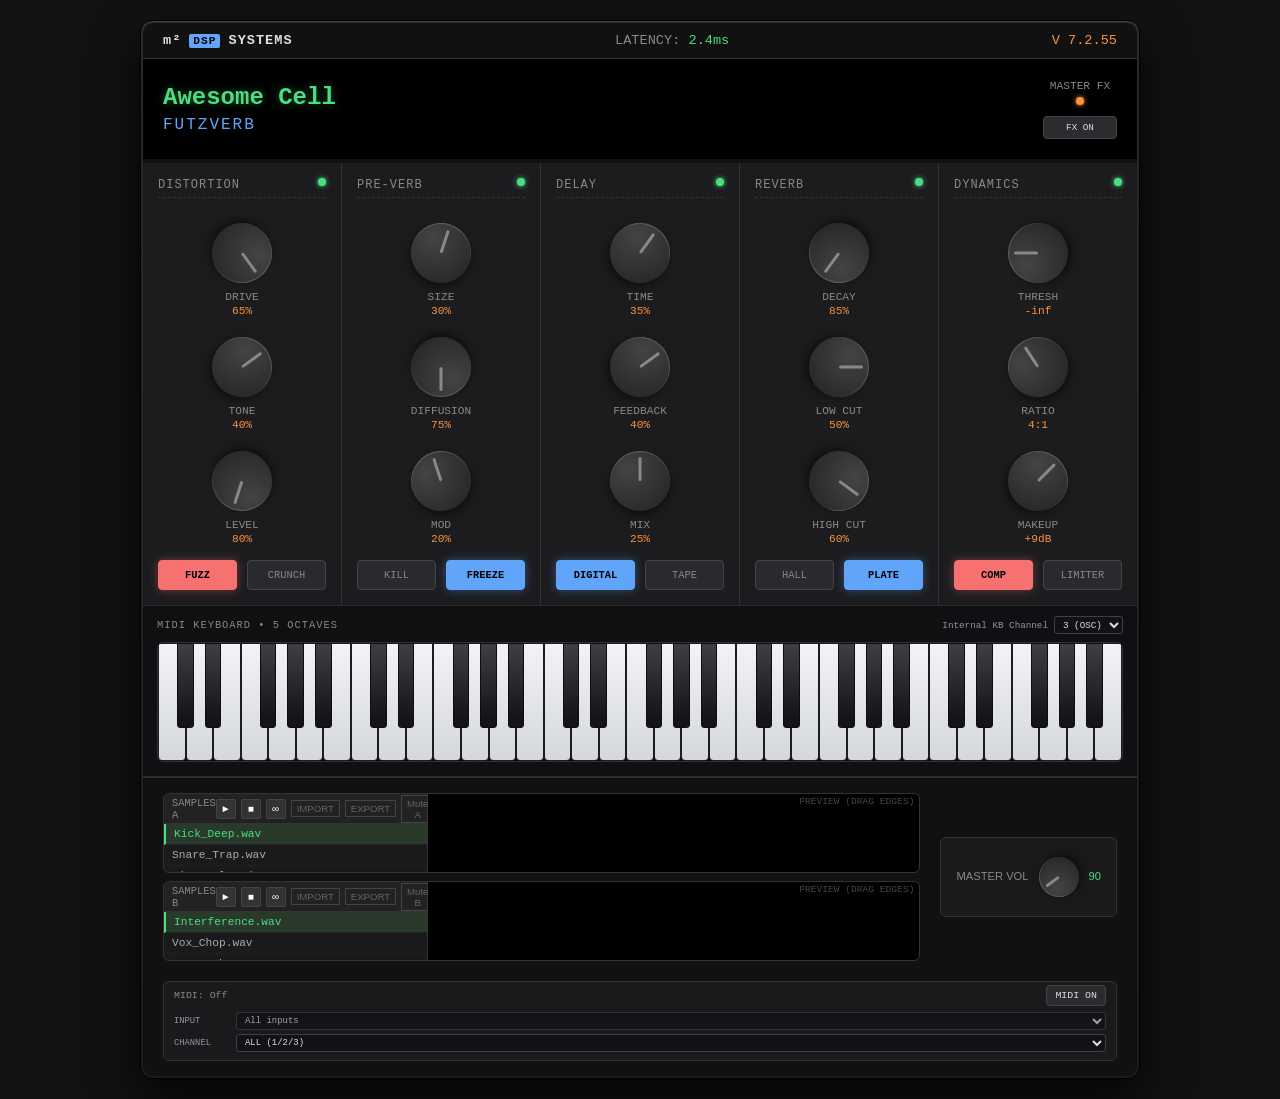
<file: futzverb_wired_loop (1).html>
<!DOCTYPE html>
<html lang="en">
<head>
    <meta charset="UTF-8">
    <meta name="viewport" content="width=device-width, initial-scale=1.0">
    <title>m²DSP Audio Effects Interface</title>
        <link rel="stylesheet" href="styles.css">

</head>
<body>

    <div class="device-container">
        <header class="header">
            <div class="brand">
                m²<span>DSP</span> SYSTEMS
            </div>
            <div class="status">
                LATENCY: <span style="color:var(--accent-green)">2.4ms</span>
            </div>
            <div class="version">
                V 7.2.55
            </div>
        </header>

        <section class="display-area">
            <div class="screen-content">
                <h2 class="screen-title">Awesome Cell</h2>
                <p class="screen-subtitle">FUTZVERB</p>
            </div>
            
            <div class="waveform" id="waveform">
                <div class="bar" style="animation-delay: 0.1s"></div>
                <div class="bar" style="animation-delay: 0.3s"></div>
                <div class="bar" style="animation-delay: 0.5s"></div>
                <div class="bar" style="animation-delay: 0.2s"></div>
                <div class="bar" style="animation-delay: 0.6s"></div>
                <div class="bar" style="animation-delay: 0.4s"></div>
                <div class="bar" style="animation-delay: 0.1s"></div>
                <div class="bar" style="animation-delay: 0.3s"></div>
                <div class="bar" style="animation-delay: 0.5s"></div>
                <div class="bar" style="animation-delay: 0.2s"></div>
                <div class="bar" style="animation-delay: 0.6s"></div>
                <div class="bar" style="animation-delay: 0.4s"></div>
            </div>

            <div style="text-align: right; font-family: var(--font-tech); font-size: 0.7rem; color: var(--text-muted); display:flex; flex-direction:column; align-items:center;">
                <div>MASTER FX</div>
                <div class="led led-orange on" id="masterBypassLed" style="margin: 5px auto;"></div>
                <button class="master-bypass-btn" id="masterBypassBtn" aria-pressed="false">FX ON</button>
            </div>
        </section>

        <div class="workspace">
            <!-- Module 1: Distortion -->
            <div class="module">
                <div class="module-header">
                    <span>Distortion</span>
                    <span class="led on"></span>
                </div>
                <div class="controls-grid">
                    <div class="control-group">
                        <div class="knob-container" data-param="Drive" data-min="0" data-max="100" data-value="65">
                            <div class="knob" style="transform: rotate(117deg);"></div>
                        </div>
                        <div class="knob-label">Drive</div>
                        <div class="knob-value">65%</div>
                    </div>
                    <div class="control-group">
                        <div class="knob-container" data-param="Tone" data-min="0" data-max="100" data-value="40">
                            <div class="knob" style="transform: rotate(36deg);"></div>
                        </div>
                        <div class="knob-label">Tone</div>
                        <div class="knob-value">40%</div>
                    </div>
                    <div class="control-group">
                        <div class="knob-container" data-param="Level" data-min="0" data-max="100" data-value="80">
                            <div class="knob" style="transform: rotate(180deg);"></div>
                        </div>
                        <div class="knob-label">Level</div>
                        <div class="knob-value">80%</div>
                    </div>
                </div>
                <div class="btn-row">
                    <button class="btn btn-danger active">Fuzz</button>
                    <button class="btn">Crunch</button>
                </div>
            </div>

            <!-- Module 2: Pre-Verb -->
            <div class="module">
                <div class="module-header">
                    <span>Pre-Verb</span>
                    <span class="led on"></span>
                </div>
                <div class="controls-grid">
                    <div class="control-group">
                        <div class="knob-container" data-param="Size" data-min="0" data-max="100" data-value="30">
                            <div class="knob" style="transform: rotate(18deg);"></div>
                        </div>
                        <div class="knob-label">Size</div>
                        <div class="knob-value">30%</div>
                    </div>
                    <div class="control-group">
                        <div class="knob-container" data-param="Diff" data-min="0" data-max="100" data-value="75">
                            <div class="knob" style="transform: rotate(162deg);"></div>
                        </div>
                        <div class="knob-label">Diffusion</div>
                        <div class="knob-value">75%</div>
                    </div>
                    <div class="control-group">
                        <div class="knob-container" data-param="Mod" data-min="0" data-max="100" data-value="20">
                            <div class="knob" style="transform: rotate(-54deg);"></div>
                        </div>
                        <div class="knob-label">Mod</div>
                        <div class="knob-value">20%</div>
                    </div>
                </div>
                <div class="btn-row">
                    <button class="btn">Kill</button>
                    <button class="btn btn-blue active">Freeze</button>
                </div>
            </div>

            <!-- Module 3: Delay -->
            <div class="module">
                <div class="module-header">
                    <span>Delay</span>
                    <span class="led on"></span>
                </div>
                <div class="controls-grid">
                    <div class="control-group">
                        <div class="knob-container" data-param="Time" data-min="0" data-max="100" data-value="35">
                            <div class="knob" style="transform: rotate(36deg);"></div>
                        </div>
                        <div class="knob-label">Time</div>
                        <div class="knob-value">35%</div>
                    </div>
                    <div class="control-group">
                        <div class="knob-container" data-param="Feedback" data-min="0" data-max="100" data-value="40">
                            <div class="knob" style="transform: rotate(54deg);"></div>
                        </div>
                        <div class="knob-label">Feedback</div>
                        <div class="knob-value">40%</div>
                    </div>
                    <div class="control-group">
                        <div class="knob-container" data-param="Mix" data-min="0" data-max="100" data-value="25">
                            <div class="knob" style="transform: rotate(-45deg);"></div>
                        </div>
                        <div class="knob-label">Mix</div>
                        <div class="knob-value">25%</div>
                    </div>
                </div>
                <div class="btn-row">
                    <button class="btn btn-blue active">Digital</button>
                    <button class="btn">Tape</button>
                </div>
            </div>

            <!-- Module 4: Reverb -->
            <div class="module">
                <div class="module-header">
                    <span>Reverb</span>
                    <span class="led on"></span>
                </div>
                <div class="controls-grid">
                    <div class="control-group">
                        <div class="knob-container" data-param="Decay" data-min="0" data-max="100" data-value="85">
                            <div class="knob" style="transform: rotate(198deg);"></div>
                        </div>
                        <div class="knob-label">Decay</div>
                        <div class="knob-value">85%</div>
                    </div>
                    <div class="control-group">
                        <div class="knob-container" data-param="Low Cut" data-min="0" data-max="100" data-value="50">
                            <div class="knob" style="transform: rotate(90deg);"></div>
                        </div>
                        <div class="knob-label">Low Cut</div>
                        <div class="knob-value">50%</div>
                    </div>
                    <div class="control-group">
                        <div class="knob-container" data-param="High Cut" data-min="0" data-max="100" data-value="60">
                            <div class="knob" style="transform: rotate(126deg);"></div>
                        </div>
                        <div class="knob-label">High Cut</div>
                        <div class="knob-value">60%</div>
                    </div>
                </div>
                <div class="btn-row">
                    <button class="btn">Hall</button>
                    <button class="btn btn-blue active">Plate</button>
                </div>
            </div>

            <!-- Module 5: Dynamics -->
            <div class="module">
                <div class="module-header">
                    <span>Dynamics</span>
                    <span class="led on"></span>
                </div>
                <div class="controls-grid">
                    <div class="control-group">
                        <div class="knob-container" data-param="Thresh" data-min="0" data-max="100" data-value="0">
                            <div class="knob" style="transform: rotate(-135deg);"></div>
                        </div>
                        <div class="knob-label">Thresh</div>
                        <div class="knob-value">-inf</div>
                    </div>
                    <div class="control-group">
                        <div class="knob-container" data-param="Ratio" data-min="1" data-max="20" data-value="4">
                            <div class="knob" style="transform: rotate(-90deg);"></div>
                        </div>
                        <div class="knob-label">Ratio</div>
                        <div class="knob-value">4:1</div>
                    </div>
                    <div class="control-group">
                        <div class="knob-container" data-param="Gain" data-min="0" data-max="24" data-value="9">
                            <div class="knob" style="transform: rotate(45deg);"></div>
                        </div>
                        <div class="knob-label">Makeup</div>
                        <div class="knob-value">+9dB</div>
                    </div>
                </div>
                <div class="btn-row">
                    <button class="btn btn-danger active">Comp</button>
                    <button class="btn">Limiter</button>
                </div>
            </div>
        </div>

        <section class="keyboard-rack" aria-label="MIDI keyboard">
            <div class="keyboard-top-row">
                <div class="keyboard-label" style="margin-bottom:0;">MIDI KEYBOARD • 5 OCTAVES</div>
                <label class="keyboard-channel-control">Internal KB Channel
                    <select id="internalKbChannel">
                        <option value="1">1 (A)</option>
                        <option value="2">2 (B)</option>
                        <option value="3" selected>3 (OSC)</option>
                    </select>
                </label>
            </div>
            <div class="midi-keyboard" id="midiKeyboard"></div>
        </section>

        <footer class="footer">
            <div class="sampler-stack">
                <div class="sample-browser" data-deck="A">
                    <div class="sb-list-container">
                        <div class="sb-header">
                            <span>SAMPLES A</span>
                            <div class="sb-controls">
                                <button class="sb-transport-btn" data-role="play" title="Play">&#9658;</button>
                                <button class="sb-transport-btn" data-role="stop" title="Stop">&#9632;</button>
                                <button class="sb-transport-btn" data-role="loop" title="Loop" aria-pressed="false">&#8734;</button>
                                <button class="sb-import-btn" data-role="import">IMPORT</button>
                                <button class="sb-export-btn" data-role="export">EXPORT</button>
                                <button class="sb-mute-btn" data-role="mute">Mute A</button>
                                <label class="sb-volume">Volume A <input type="range" data-role="deck-volume" min="0" max="100" value="80" /><span class="sb-volume-value" data-role="deck-volume-value">80</span></label>
                            </div>
                        </div>
                        <ul class="sb-list" data-role="sample-list">
                            <li class="active" data-type="default">Kick_Deep.wav</li>
                            <li data-type="default">Snare_Trap.wav</li>
                            <li data-type="default">HiHat_Closed_01.wav</li>
                            <li data-type="default">Atmosphere_Pad.wav</li>
                            <li data-type="default">Glitch_04.wav</li>
                            <li data-type="default">Bass_Sub.wav</li>
                            <li data-type="default">Vox_Chop.wav</li>
                            <li data-type="default">Interference.wav</li>
                        </ul>
                    </div>
                    <div class="sb-waveform-container" data-role="waveform-container">
                        <span class="sb-label">PREVIEW (DRAG EDGES)</span>
                        <canvas data-role="waveform"></canvas>
                    </div>
                    <input type="file" data-role="audio-input" accept=".wav,.mp3,.aac,.flac,audio/*" style="display: none;" />
                </div>

                <div class="sample-browser" data-deck="B">
                    <div class="sb-list-container">
                        <div class="sb-header">
                            <span>SAMPLES B</span>
                            <div class="sb-controls">
                                <button class="sb-transport-btn" data-role="play" title="Play">&#9658;</button>
                                <button class="sb-transport-btn" data-role="stop" title="Stop">&#9632;</button>
                                <button class="sb-transport-btn" data-role="loop" title="Loop" aria-pressed="false">&#8734;</button>
                                <button class="sb-import-btn" data-role="import">IMPORT</button>
                                <button class="sb-export-btn" data-role="export">EXPORT</button>
                                <button class="sb-mute-btn" data-role="mute">Mute B</button>
                                <label class="sb-volume">Volume B <input type="range" data-role="deck-volume" min="0" max="100" value="80" /><span class="sb-volume-value" data-role="deck-volume-value">80</span></label>
                            </div>
                        </div>
                        <ul class="sb-list" data-role="sample-list">
                            <li class="active" data-type="default">Interference.wav</li>
                            <li data-type="default">Vox_Chop.wav</li>
                            <li data-type="default">Bass_Sub.wav</li>
                            <li data-type="default">Glitch_04.wav</li>
                            <li data-type="default">Atmosphere_Pad.wav</li>
                            <li data-type="default">HiHat_Closed_01.wav</li>
                            <li data-type="default">Snare_Trap.wav</li>
                            <li data-type="default">Kick_Deep.wav</li>
                        </ul>
                    </div>
                    <div class="sb-waveform-container" data-role="waveform-container">
                        <span class="sb-label">PREVIEW (DRAG EDGES)</span>
                        <canvas data-role="waveform"></canvas>
                    </div>
                    <input type="file" data-role="audio-input" accept=".wav,.mp3,.aac,.flac,audio/*" style="display: none;" />
                </div>
            </div>

            <div class="master-knob-wrapper">
                <span class="master-label">Master Vol</span>
                <div class="knob-container" data-param="Master" data-min="0" data-max="100" data-value="90" style="--knob-size: 40px; width: 40px; height: 40px;">
                    <div class="knob" style="transform: rotate(216deg);"></div>
                </div>
                <span class="master-label" style="color: var(--accent-green)">90</span>
            </div>

            <div class="midi-panel" aria-live="polite">
                <div class="midi-top-row">
                    <span class="midi-status" id="midiStatus">MIDI: Off</span>
                    <button class="midi-btn" id="midiBtn">MIDI ON</button>
                </div>
                <div class="midi-controls">
                    <label for="midiInputSelect">INPUT</label>
                    <select id="midiInputSelect" class="midi-select">
                        <option value="all">All inputs</option>
                    </select>
                    <label for="midiTargetSelect">CHANNEL</label>
                    <select id="midiTargetSelect" class="midi-select">
                        <option value="1">1 (A)</option>
                        <option value="2">2 (B)</option>
                        <option value="3">3 (OSC)</option>
                        <option value="ALL" selected>ALL (1/2/3)</option>
                    </select>
                </div>
                <div class="midi-map" id="midiMapPreview">USB MIDI map ready: CC 20-32 · Note On/Off sampler pitch/velocity · CC120/123 panic.</div>
            </div>
        </footer>
    </div>

        <script type="module" src="app.js"></script>

</body>
</html>
</file>
<file: styles.css>
:root {
            --bg-color: #121214;
            --panel-bg: #1c1c1f;
            --panel-border: #333336;
            --text-main: #e0e0e0;
            --text-muted: #888888;
            --accent-green: #4ade80;
            --accent-blue: #60a5fa;
            --accent-orange: #fb923c;
            --accent-red: #f87171;
            --knob-size: 60px;
            --font-tech: 'Courier New', Courier, monospace;
            --font-ui: -apple-system, BlinkMacSystemFont, "Segoe UI", Roboto, Helvetica, Arial, sans-serif;
        }

        * {
            box-sizing: border-box;
            user-select: none;
        }

        body {
            margin: 0;
            padding: 20px;
            background-color: var(--bg-color);
            color: var(--text-main);
            font-family: var(--font-ui);
            display: flex;
            justify-content: center;
            align-items: center;
            min-height: 100vh;
            overflow-x: auto;
        }

        .device-container {
            width: 100%;
            max-width: 1000px;
            background: linear-gradient(180deg, #2a2a2e 0%, #1a1a1c 100%);
            border-radius: 12px;
            box-shadow: 0 20px 50px rgba(0,0,0,0.8), inset 0 1px 1px rgba(255,255,255,0.1);
            border: 1px solid #000;
            padding: 2px;
            display: flex;
            flex-direction: column;
        }

        .header {
            display: flex;
            justify-content: space-between;
            align-items: center;
            padding: 10px 20px;
            background: #111;
            border-bottom: 1px solid #333;
            border-radius: 10px 10px 0 0;
            font-family: var(--font-tech);
            font-size: 0.85rem;
            color: var(--text-muted);
        }

        .brand {
            font-weight: bold;
            color: var(--text-main);
            letter-spacing: 1px;
            display: flex;
            align-items: center;
            gap: 8px;
        }

        .brand span {
            background: var(--accent-blue);
            color: #000;
            padding: 1px 4px;
            border-radius: 2px;
            font-size: 0.7rem;
        }

        .version { color: var(--accent-orange); }

        .workspace {
            display: grid;
            grid-template-columns: repeat(5, 1fr);
            gap: 1px;
            background-color: var(--panel-border);
            flex-grow: 1;
        }

        .module {
            background-color: var(--panel-bg);
            padding: 15px;
            display: flex;
            flex-direction: column;
            position: relative;
        }

        .module-header {
            font-family: var(--font-tech);
            font-size: 0.75rem;
            color: var(--text-muted);
            text-transform: uppercase;
            margin-bottom: 15px;
            border-bottom: 1px dashed #333;
            padding-bottom: 5px;
            letter-spacing: 1px;
            display: flex;
            justify-content: space-between;
        }

        .display-area {
            grid-column: span 5;
            background: #000;
            padding: 20px;
            display: flex;
            justify-content: space-between;
            align-items: center;
            border-bottom: 4px solid #111;
            position: relative;
            overflow: hidden;
        }

        .screen-content { text-align: left; z-index: 2; }

        .screen-title {
            font-family: var(--font-tech);
            color: var(--accent-green);
            font-size: 1.5rem;
            margin: 0;
            text-shadow: 0 0 10px rgba(74, 222, 128, 0.4);
        }

        .screen-subtitle {
            font-family: var(--font-tech);
            color: var(--accent-blue);
            font-size: 1rem;
            margin: 5px 0 0 0;
            letter-spacing: 2px;
        }

        .waveform {
            flex-grow: 1;
            height: 60px;
            margin: 0 40px;
            display: flex;
            align-items: center;
            justify-content: center;
            gap: 3px;
        }

        .bar {
            width: 4px;
            background: var(--accent-green);
            animation: wave 1s ease-in-out infinite;
            border-radius: 2px;
            opacity: 0.7;
        }

        @keyframes wave {
            0%, 100% { height: 10%; opacity: 0.3; }
            50% { height: 100%; opacity: 1; box-shadow: 0 0 8px var(--accent-green); }
        }

        .controls-grid {
            display: grid;
            grid-template-columns: 1fr;
            gap: 20px;
            margin-top: 10px;
        }

        .control-group {
            display: flex;
            flex-direction: column;
            align-items: center;
        }

        .knob-container {
            position: relative;
            width: var(--knob-size);
            height: var(--knob-size);
            cursor: ns-resize;
        }

        .knob {
            width: 100%;
            height: 100%;
            border-radius: 50%;
            background: radial-gradient(circle at 30% 30%, #444, #222);
            box-shadow: 0 4px 8px rgba(0,0,0,0.5), inset 0 1px 1px rgba(255,255,255,0.2);
            position: relative;
            transform: rotate(0deg);
            transition: transform 0.1s linear;
        }
        
        .knob::after {
            content: '';
            position: absolute;
            top: 10%;
            left: 50%;
            width: 3px;
            height: 40%;
            background: var(--text-muted);
            transform: translateX(-50%);
            border-radius: 2px;
        }

        .knob-container.active .knob {
            box-shadow: 0 0 10px rgba(255, 255, 255, 0.2);
            border: 1px solid #555;
        }
        .knob-container.active .knob::after {
            background: var(--accent-orange);
        }

        .knob-label {
            margin-top: 8px;
            font-size: 0.7rem;
            color: var(--text-muted);
            text-transform: uppercase;
            font-family: var(--font-tech);
        }

        .knob-value {
            font-size: 0.7rem;
            color: var(--accent-orange);
            margin-top: 2px;
            font-family: var(--font-tech);
        }

        .btn-row {
            display: flex;
            justify-content: space-between;
            gap: 10px;
            margin-top: auto;
            padding-top: 15px;
        }

        .btn {
            flex: 1;
            padding: 8px 0;
            background: #2a2a2e;
            border: 1px solid #444;
            border-radius: 4px;
            color: #888;
            font-size: 0.65rem;
            text-transform: uppercase;
            cursor: pointer;
            font-family: var(--font-tech);
            transition: all 0.2s;
        }

        .btn:hover { border-color: #666; color: #ccc; }

        .btn.active {
            background: var(--accent-green);
            color: #000;
            border-color: var(--accent-green);
            box-shadow: 0 0 10px rgba(74, 222, 128, 0.4);
            font-weight: bold;
        }

        .btn-danger.active {
            background: var(--accent-red);
            border-color: var(--accent-red);
            box-shadow: 0 0 10px rgba(248, 113, 113, 0.4);
        }

        .btn-blue.active {
            background: var(--accent-blue);
            border-color: var(--accent-blue);
            box-shadow: 0 0 10px rgba(96, 165, 250, 0.4);
        }

        .led {
            width: 8px;
            height: 8px;
            border-radius: 50%;
            background: #333;
            box-shadow: inset 0 1px 2px rgba(0,0,0,0.5);
        }
        .led.on {
            background: var(--accent-green);
            box-shadow: 0 0 5px var(--accent-green);
        }
        .led-orange.on {
            background: var(--accent-orange);
            box-shadow: 0 0 5px var(--accent-orange);
        }

        .footer {
            background: #111;
            padding: 15px 20px;
            display: flex;
            justify-content: space-between;
            align-items: center;
            gap: 20px;
            border-top: 1px solid #333;
            border-radius: 0 0 10px 10px;
            flex-wrap: wrap;
        }

        /* Sample Browser Styles */
        .sampler-stack {
            display: flex;
            flex-direction: column;
            gap: 8px;
            flex: 1;
            min-width: 300px;
        }

        .sample-browser {
            display: flex;
            width: 100%;
            background: #1a1a1c;
            border: 1px solid #333;
            border-radius: 6px;
            overflow: hidden;
            height: 80px;
        }

        .sb-list-container {
            width: 35%; /* Slightly smaller to fit transport buttons */
            border-right: 1px solid #333;
            display: flex;
            flex-direction: column;
        }

        .sb-header {
            padding: 5px 8px;
            background: #222;
            font-size: 0.65rem;
            font-family: var(--font-tech);
            color: var(--text-muted);
            border-bottom: 1px solid #333;
            display: flex;
            justify-content: space-between;
            align-items: center;
            height: 30px;
        }

        .sb-controls {
            display: flex;
            gap: 5px;
            align-items: center;
        }

        .sb-volume {
            display: inline-flex;
            align-items: center;
            gap: 4px;
            margin-left: 4px;
            padding-left: 6px;
            border-left: 1px solid #3a3a3f;
            font-size: 0.56rem;
            color: #9aa0a9;
            font-family: var(--font-tech);
        }

        .sb-volume input[type="range"] {
            width: 54px;
            accent-color: var(--accent-green);
            cursor: pointer;
            height: 14px;
        }

        .sb-volume-value {
            min-width: 20px;
            text-align: right;
            color: var(--accent-green);
        }

        .sb-transport-btn {
            background: #333;
            border: 1px solid #444;
            color: #fff;
            width: 20px;
            height: 20px;
            border-radius: 2px;
            cursor: pointer;
            display: flex;
            align-items: center;
            justify-content: center;
            font-size: 10px;
        }
        .sb-transport-btn:hover {
            background: #444;
            border-color: #666;
        }
        .sb-transport-btn.playing {
            background: var(--accent-green);
            color: #000;
            box-shadow: 0 0 5px var(--accent-green);
        }

        .sb-transport-btn.looping {
            background: var(--accent-blue);
            color: #000;
            box-shadow: 0 0 5px var(--accent-blue);
            font-weight: 700;
        }

        .sb-import-btn,
        .sb-export-btn,
        .sb-mute-btn {
            background: transparent;
            border: 1px solid #444;
            color: #666;
            cursor: pointer;
            font-size: 0.6rem;
            padding: 2px 5px;
            transition: color 0.2s, border-color 0.2s;
        }
        .sb-import-btn:hover,
        .sb-export-btn:hover,
        .sb-mute-btn:hover {
            color: var(--accent-green);
            border-color: var(--accent-green);
        }



        .sb-mute-btn.active {
            color: #000;
            background: var(--accent-red);
            border-color: var(--accent-red);
            box-shadow: 0 0 5px rgba(248, 113, 113, 0.45);
        }
        .sb-list {
            list-style: none;
            padding: 0;
            margin: 0;
            overflow-y: auto;
            flex-grow: 1;
        }

        .sb-list::-webkit-scrollbar { width: 4px; }
        .sb-list::-webkit-scrollbar-thumb { background: #444; }

        .sb-list li {
            padding: 4px 8px;
            font-size: 0.7rem;
            font-family: var(--font-tech);
            color: #aaa;
            cursor: pointer;
            border-bottom: 1px solid #222;
            white-space: nowrap;
            overflow: hidden;
            text-overflow: ellipsis;
        }

        .sb-list li:hover { background: #252528; color: #fff; }

        .sb-list li.active {
            background: #2a3a2a;
            color: var(--accent-green);
            border-left: 2px solid var(--accent-green);
        }

        .sb-waveform-container {
            width: 65%;
            position: relative;
            background: #000;
            display: flex;
            align-items: center;
            justify-content: center;
            padding: 0 10px;
            cursor: default;
        }

        .sb-waveform-container canvas {
            width: 100%;
            height: 100%;
            display: block;
        }

        .sb-label {
            position: absolute;
            top: 2px;
            right: 5px;
            font-size: 0.6rem;
            color: #444;
            font-family: var(--font-tech);
            pointer-events: none;
        }

        .master-knob-wrapper {
            display: flex;
            align-items: center;
            gap: 10px;
            background: #1a1a1c;
            padding: 0 15px;
            height: 80px;
            border: 1px solid #333;
            border-radius: 6px;
        }
        
        .master-label {
            font-size: 0.7rem;
            color: var(--text-muted);
            text-transform: uppercase;
            text-align: right;
            line-height: 1.2;
        }

        .midi-panel {
            display: flex;
            flex-direction: column;
            justify-content: center;
            min-width: 250px;
            background: #1a1a1c;
            border: 1px solid #333;
            border-radius: 6px;
            padding: 8px 10px;
            height: 80px;
            gap: 6px;
        }

        .midi-top-row {
            display: flex;
            align-items: center;
            justify-content: space-between;
            gap: 8px;
        }

        .midi-status {
            font-size: 0.62rem;
            color: var(--text-muted);
            font-family: var(--font-tech);
            white-space: nowrap;
            overflow: hidden;
            text-overflow: ellipsis;
        }

        .midi-btn {
            padding: 4px 8px;
            font-size: 0.62rem;
            border: 1px solid #444;
            border-radius: 4px;
            background: #2b2b30;
            color: #ddd;
            cursor: pointer;
            font-family: var(--font-tech);
        }

        .midi-btn:hover {
            border-color: var(--accent-blue);
            color: var(--accent-blue);
        }

        .master-bypass-btn {
            margin-top: 6px;
            width: 74px;
            padding: 5px 6px;
            font-size: 0.58rem;
            border: 1px solid #444;
            border-radius: 4px;
            background: #2b2b30;
            color: #ddd;
            cursor: pointer;
            font-family: var(--font-tech);
        }

        .master-bypass-btn.active {
            background: var(--accent-red);
            color: #000;
            border-color: var(--accent-red);
            box-shadow: 0 0 6px rgba(248, 113, 113, 0.45);
        }

        .midi-map {
            font-family: var(--font-tech);
            font-size: 0.55rem;
            color: #7faee6;
            line-height: 1.25;
            white-space: nowrap;
            overflow: hidden;
            text-overflow: ellipsis;
        }

        .midi-controls {
            display: grid;
            grid-template-columns: 56px 1fr;
            gap: 4px 6px;
            align-items: center;
            font-family: var(--font-tech);
            font-size: 0.55rem;
            color: #8f96a1;
        }

        .midi-select {
            width: 100%;
            background: #121216;
            color: #d7dde8;
            border: 1px solid #3f3f45;
            border-radius: 3px;
            font-size: 0.56rem;
            font-family: var(--font-tech);
            height: 18px;
            padding: 0 4px;
        }

        .keyboard-rack {
            background: #101013;
            border-top: 1px solid #2b2b31;
            border-bottom: 1px solid #2b2b31;
            padding: 10px 14px 14px;
        }

        .keyboard-label {
            font-family: var(--font-tech);
            font-size: 0.65rem;
            color: var(--text-muted);
            margin-bottom: 8px;
            letter-spacing: 1px;
        }

        .keyboard-top-row {
            display: flex;
            justify-content: space-between;
            align-items: center;
            gap: 10px;
            margin-bottom: 8px;
        }

        .keyboard-channel-control {
            display: inline-flex;
            align-items: center;
            gap: 6px;
            font-family: var(--font-tech);
            font-size: 0.58rem;
            color: #8f96a1;
        }

        .keyboard-channel-control select {
            background: #121216;
            color: #d7dde8;
            border: 1px solid #3f3f45;
            border-radius: 3px;
            font-size: 0.58rem;
            font-family: var(--font-tech);
            height: 18px;
            padding: 0 4px;
        }

        .midi-keyboard {
            position: relative;
            height: 120px;
            background: #08080a;
            border: 1px solid #303036;
            border-radius: 6px;
            overflow: hidden;
        }

        .midi-key {
            position: absolute;
            border: 1px solid #1d1d21;
            border-radius: 0 0 4px 4px;
            cursor: pointer;
            touch-action: none;
        }

        .midi-key.white {
            top: 0;
            height: 100%;
            background: linear-gradient(180deg, #f2f3f5 0%, #d4d7dc 100%);
            z-index: 1;
        }

        .midi-key.black {
            top: 0;
            height: 72%;
            background: linear-gradient(180deg, #3e3e44 0%, #141418 90%);
            border-color: #0e0e11;
            z-index: 2;
            border-radius: 0 0 3px 3px;
        }

        .midi-key.active.white {
            background: linear-gradient(180deg, #c8ffdd 0%, #8deeaf 100%);
            box-shadow: inset 0 -6px 12px rgba(74, 222, 128, 0.45);
        }

        .midi-key.active.black {
            background: linear-gradient(180deg, #5cd69d 0%, #1f8f61 90%);
            box-shadow: inset 0 -6px 12px rgba(0, 0, 0, 0.45), 0 0 6px rgba(74, 222, 128, 0.5);
        }

        @media (max-width: 800px) {
            .workspace { grid-template-columns: 1fr 1fr; }
            .display-area { grid-column: span 2; }
            .footer { flex-direction: column; align-items: stretch; }
            .master-knob-wrapper { justify-content: center; }
        }

        @media (max-width: 500px) {
            .workspace { grid-template-columns: 1fr; }
            .display-area { grid-column: span 1; flex-direction: column; gap: 20px; }
            .waveform { margin: 10px 0; width: 100%; }
        }
</file>
